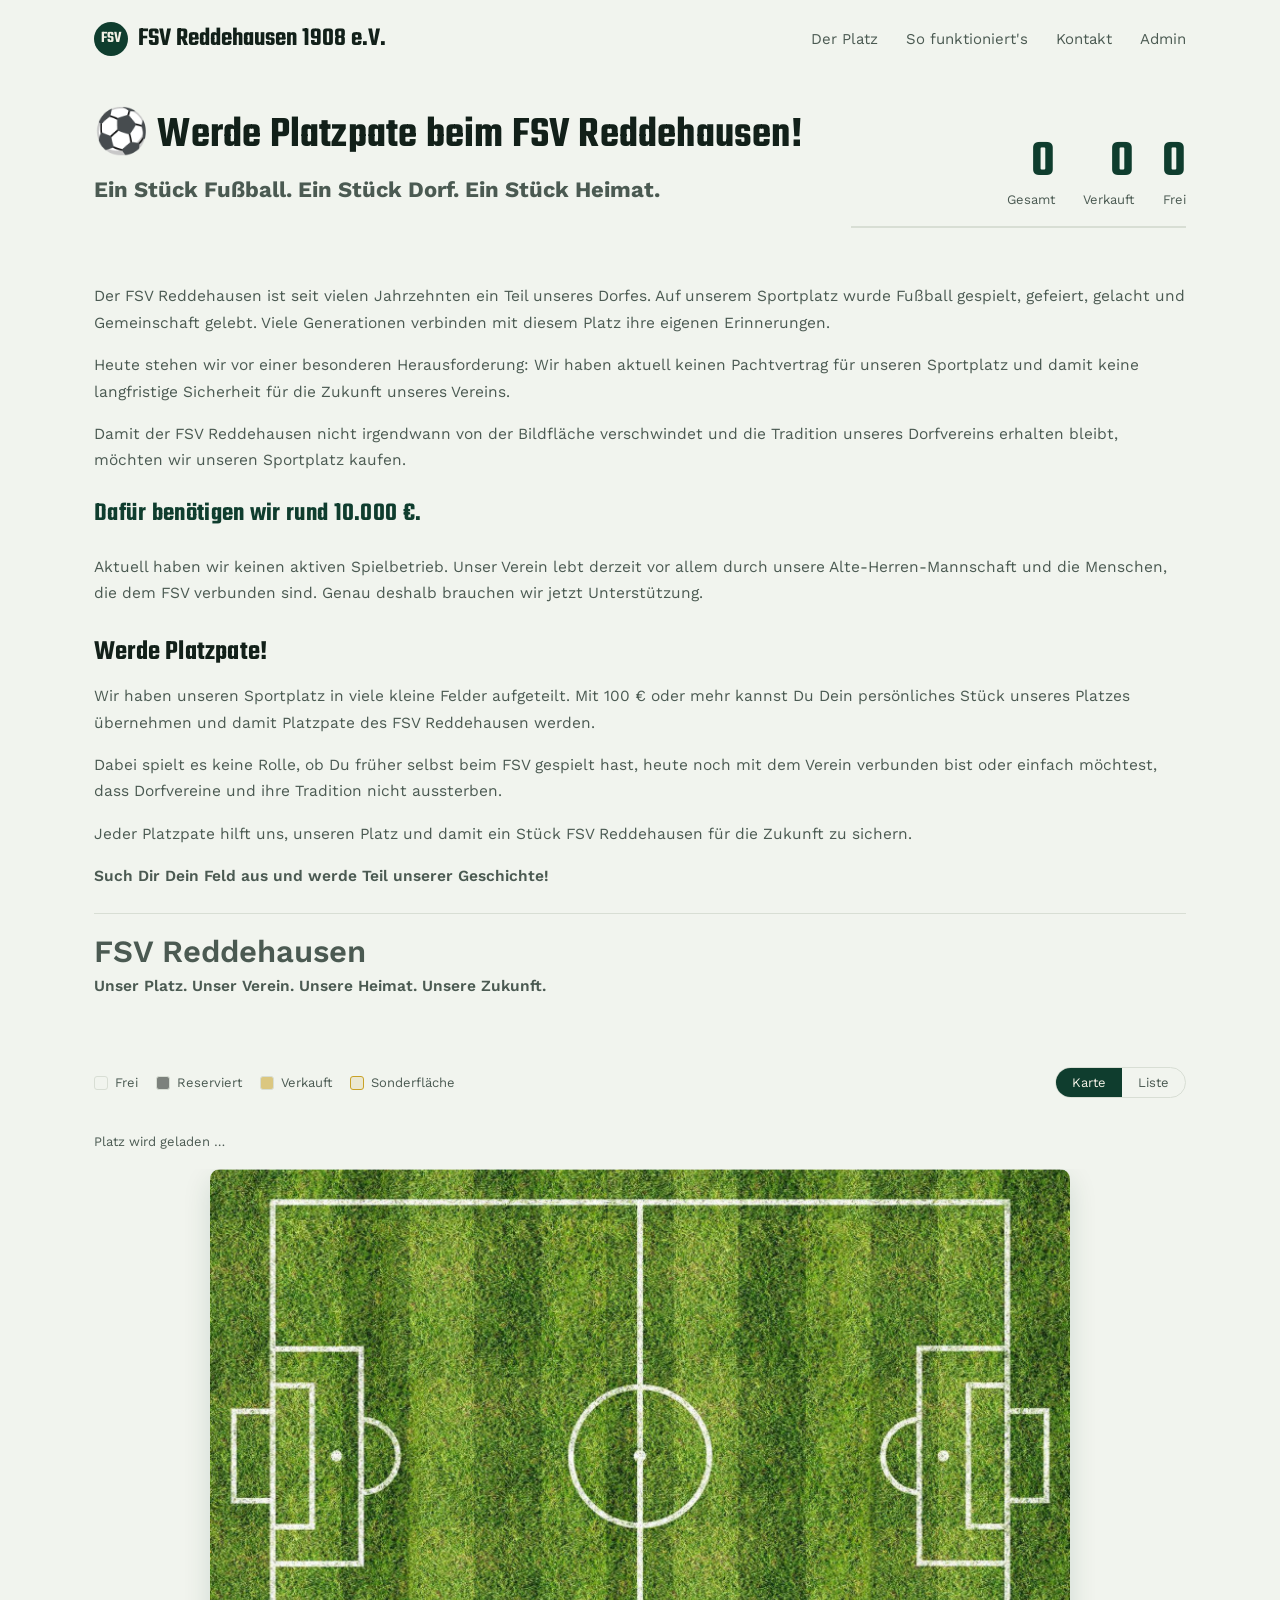
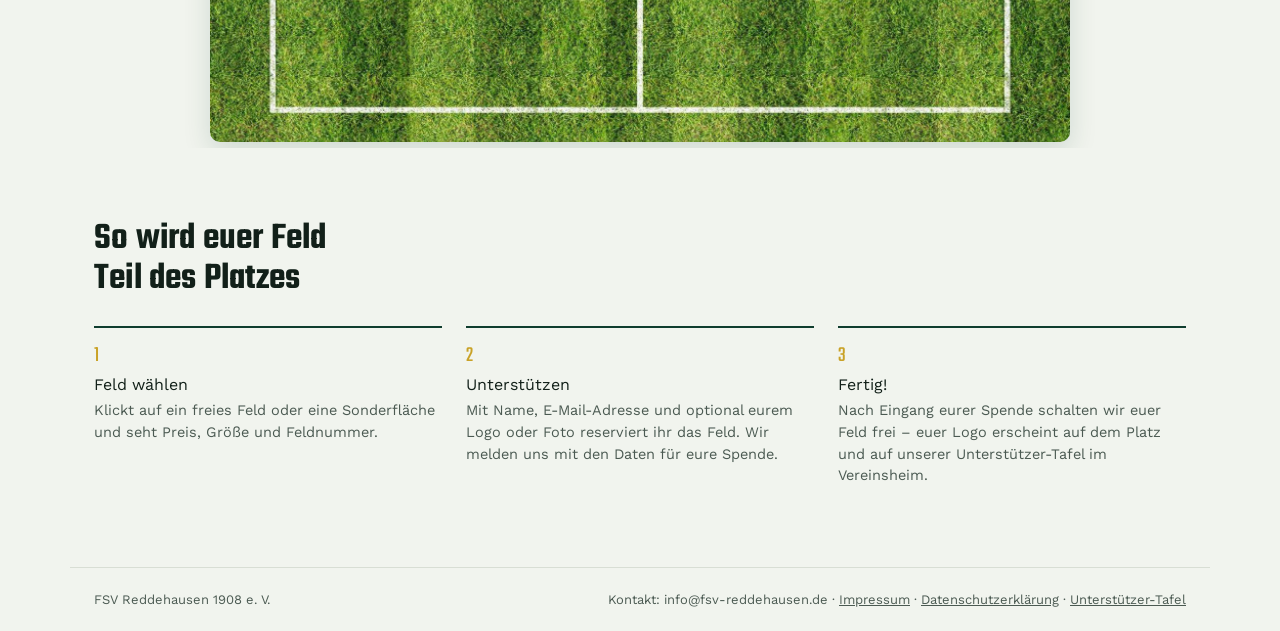
<file: index.html>
<!DOCTYPE html>
<html lang="de">
<head>
<meta charset="UTF-8">
<meta name="viewport" content="width=device-width, initial-scale=1.0">
<title>FSV Rddehausen 1908 e.V. – Unser Platz, unsere Felder</title>
<link rel="stylesheet" href="style.css">
</head>
<body>

<header class="site-header">
  <div class="brand"><span class="brand-badge">FSV</span> FSV Reddehausen 1908 e.V.</div>
  <nav>
    <a href="#platz">Der Platz</a>
    <a href="#ablauf">So funktioniert's</a>
    <a href="#kontakt">Kontakt</a>
    <a href="admin.html">Admin</a>
  </nav>
</header>

<section class="hero">
  <div>
    <h1>⚽ Werde Platzpate beim FSV Reddehausen!</h1>
    <p>Ein Stück Fußball. Ein Stück Dorf. Ein Stück Heimat.</p>
  </div>
  <div class="hero-stats" id="stats">
    <div class="stat"><span class="stat-num" data-target="0">0</span><span class="stat-label">Gesamt</span></div>
    <div class="stat"><span class="stat-num" data-target="0">0</span><span class="stat-label">Verkauft</span></div>
    <div class="stat"><span class="stat-num" data-target="0">0</span><span class="stat-label">Frei</span></div>
  </div>
</section>

<section class="story-section" id="geschichte">
  <div class="story-shell">
    <p>Der FSV Reddehausen ist seit vielen Jahrzehnten ein Teil unseres Dorfes. Auf unserem Sportplatz wurde Fußball gespielt, gefeiert, gelacht und Gemeinschaft gelebt. Viele Generationen verbinden mit diesem Platz ihre eigenen Erinnerungen.</p>
    <p>Heute stehen wir vor einer besonderen Herausforderung: Wir haben aktuell keinen Pachtvertrag für unseren Sportplatz und damit keine langfristige Sicherheit für die Zukunft unseres Vereins.</p>
    <p>Damit der FSV Reddehausen nicht irgendwann von der Bildfläche verschwindet und die Tradition unseres Dorfvereins erhalten bleibt, möchten wir unseren Sportplatz kaufen.</p>
    <p class="story-highlight">Dafür benötigen wir rund 10.000 €.</p>
    <p>Aktuell haben wir keinen aktiven Spielbetrieb. Unser Verein lebt derzeit vor allem durch unsere Alte-Herren-Mannschaft und die Menschen, die dem FSV verbunden sind. Genau deshalb brauchen wir jetzt Unterstützung.</p>

    <h2>Werde Platzpate!</h2>
    <p>Wir haben unseren Sportplatz in viele kleine Felder aufgeteilt. Mit 100 € oder mehr kannst Du Dein persönliches Stück unseres Platzes übernehmen und damit Platzpate des FSV Reddehausen werden.</p>
    <p>Dabei spielt es keine Rolle, ob Du früher selbst beim FSV gespielt hast, heute noch mit dem Verein verbunden bist oder einfach möchtest, dass Dorfvereine und ihre Tradition nicht aussterben.</p>
    <p>Jeder Platzpate hilft uns, unseren Platz und damit ein Stück FSV Reddehausen für die Zukunft zu sichern.</p>
    <p class="story-cta">Such Dir Dein Feld aus und werde Teil unserer Geschichte!</p>

    <p class="story-signoff"><span class="story-signoff-brand">FSV Reddehausen</span><br>Unser Platz. Unser Verein. Unsere Heimat. Unsere Zukunft.</p>
  </div>
</section>

<section class="pitch-section" id="platz">
  <div class="pitch-toolbar">
    <div class="legend">
      <div class="legend-item"><span class="swatch frei"></span>Frei</div>
      <div class="legend-item"><span class="swatch reserviert"></span>Reserviert</div>
      <div class="legend-item"><span class="swatch verkauft"></span>Verkauft</div>
      <div class="legend-item"><span class="swatch" style="border:1.5px solid var(--gold);background:rgba(201,162,39,.14)"></span>Sonderfläche</div>
    </div>
    <div class="view-toggle">
      <button data-view="grid" id="btnGrid" class="active">Karte</button>
      <button data-view="list" id="btnList">Liste</button>
    </div>
  </div>

  <div id="loadingMsg" class="status-msg">Platz wird geladen …</div>

  <div class="pitch-wrap" id="gridView" style="display:none;">
    <div class="pitch" id="pitch">
      <div class="field-grid" id="fieldGrid"></div>
    </div>
  </div>

  <div class="list-view" id="listView">
    <ul class="field-list" id="fieldList"></ul>
  </div>
</section>

<section class="how" id="ablauf">
  <h2>So wird euer Feld Teil des Platzes</h2>
  <ol>
    <li><span class="step-num">1</span>Feld wählen
      <p>Klickt auf ein freies Feld oder eine Sonderfläche und seht Preis, Größe und Feldnummer.</p>
    </li>
    <li><span class="step-num">2</span>Unterstützen
      <p>Mit Name, E-Mail-Adresse und optional eurem Logo oder Foto reserviert ihr das Feld. Wir melden uns mit den Daten für eure Spende.</p>
    </li>
    <li><span class="step-num">3</span>Fertig!
      <p>Nach Eingang eurer Spende schalten wir euer Feld frei – euer Logo erscheint auf dem Platz und auf unserer Unterstützer-Tafel im Vereinsheim.</p>
    </li>
  </ol>
</section>

<footer id="kontakt">
  <span>FSV Reddehausen 1908 e. V.</span>
  <span>Kontakt: info@fsv-reddehausen.de · <a class="admin-link" href="impressum.html">Impressum</a> · <a class="admin-link" href="datenschutz.html">Datenschutzerklärung</a> · <a class="admin-link" href="tafel.html">Unterstützer-Tafel</a></span>
</footer>

<div class="modal-backdrop" id="modalBackdrop">
  <div class="modal" id="modal"></div>
</div>

<script src="vendor/supabase.js"></script>
<script src="config.js"></script>
<script>
(function(){
  var sb = window.supabase.createClient(SUPABASE_URL, SUPABASE_ANON_KEY);
  var fields = [];

  var colors = ["#1C5C3F","#8C6D1F","#4A5568","#7A3B3B","#365C7D","#5C4A7A","#2F6B5E"];
  function colorFor(name){
    var sum = 0; for (var i=0;i<name.length;i++) sum += name.charCodeAt(i);
    return colors[sum % colors.length];
  }
  function initials(name){
    return (name||"?").split(" ").map(function(w){return w[0];}).join("").slice(0,2).toUpperCase();
  }

  var gridEl = document.getElementById("fieldGrid");
  var listEl = document.getElementById("fieldList");

  function buildCell(f){
    var cell = document.createElement("button");
    cell.className = "cell " + f.status + (f.special ? " special" : "");
    cell.style.gridColumn = f.col_num + " / span " + f.colspan;
    cell.style.gridRow = f.row_num + " / span " + f.rowspan;
    cell.setAttribute("aria-label", (f.special ? f.kind : "Feld") + " " + f.id + ", " + f.status);
    cell.dataset.id = f.id;
    var num = document.createElement("span");
    num.className = "cell-num";
    num.textContent = f.id;
    cell.appendChild(num);
    if (f.status === "verkauft"){
      var soldName = f.consent_veroeffentlichung ? (f.sponsor || f.pending_name || "") : "";
      var label = document.createElement("span");
      label.className = "cell-sold-label";
      label.title = soldName ? ("Verkauft an " + soldName) : "Verkauft";
      if (soldName){
        var tag = document.createElement("span");
        tag.className = "sold-tag";
        tag.textContent = "Verkauft an";
        label.appendChild(tag);
      }
      var nameSpan = document.createElement("span");
      nameSpan.className = "sold-name";
      nameSpan.textContent = soldName || "Verkauft";
      label.appendChild(nameSpan);
      cell.appendChild(label);
    }
    cell.addEventListener("click", function(){ openModal(f); });
    return cell;
  }

  function buildListItem(f){
    var li = document.createElement("li");
    li.dataset.id = f.id;
    li.innerHTML =
      '<div class="fl-left">'+
        '<span class="fl-num">'+f.id+'</span>'+
        '<span class="fl-status '+f.status+'">'+f.status.charAt(0).toUpperCase()+f.status.slice(1)+'</span>'+
        (f.special ? '<span style="font-size:12px;color:var(--ink-soft)">'+f.kind+'</span>' : '') +
      '</div>'+
      '<span class="fl-price">'+f.price+' €</span>';
    li.addEventListener("click", function(){ openModal(f); highlightCell(f.id); });
    return li;
  }

  function renderAll(){
    gridEl.innerHTML = "";
    listEl.innerHTML = "";
    fields.forEach(function(f){ gridEl.appendChild(buildCell(f)); });
    fields.slice().sort(function(a,b){ return (a.special - b.special) || (a.row_num-b.row_num) || (a.col_num-b.col_num); })
      .forEach(function(f){ listEl.appendChild(buildListItem(f)); });
    updateStats();
  }

  function highlightCell(id){
    var target = gridEl.querySelector('[data-id="'+id+'"]');
    if (!target) return;
    document.getElementById("gridView").scrollIntoView({behavior:"smooth", block:"center"});
    target.classList.remove("pulse-highlight");
    void target.offsetWidth;
    target.classList.add("pulse-highlight");
  }

  // ---- Daten laden ----
  async function loadFields(){
    var loadingMsg = document.getElementById("loadingMsg");
    var gridView = document.getElementById("gridView");
    var { data, error } = await sb.from("fields").select("*").order("row_num").order("col_num");
    if (error){
      loadingMsg.textContent = "Der Platz konnte nicht geladen werden. Bitte später erneut versuchen.";
      console.error(error);
      return;
    }
    fields = data;
    loadingMsg.style.display = "none";
    gridView.style.display = "block";
    renderAll();
  }

  // Live-Updates: wenn ein anderer Besucher oder der Admin etwas ändert, aktualisiert sich die Seite
  sb.channel("fields-changes")
    .on("postgres_changes", { event: "*", schema: "public", table: "fields" }, function(){ loadFields(); })
    .subscribe();

  // ---- View Toggle ----
  var btnGrid = document.getElementById("btnGrid");
  var btnList = document.getElementById("btnList");
  var gridViewEl = document.getElementById("gridView");
  var listViewEl = document.getElementById("listView");
  function setView(v){
    btnGrid.classList.toggle("active", v==="grid");
    btnList.classList.toggle("active", v==="list");
    gridViewEl.style.display = v==="grid" ? "block" : "none";
    listViewEl.classList.toggle("active", v==="list");
  }
  btnGrid.addEventListener("click", function(){ setView("grid"); });
  btnList.addEventListener("click", function(){ setView("list"); });
  setView(window.matchMedia("(max-width:640px)").matches ? "list" : "grid");

  // ---- Modal ----
  var backdrop = document.getElementById("modalBackdrop");
  var modal = document.getElementById("modal");

  function openModal(f){
    var body = "";
    if (f.status === "frei"){
      body =
        '<div class="modal-kicker">'+(f.special ? f.kind : "Standardfeld")+' · Feld '+f.id+'</div>'+
        '<h3>Feld unterstützen</h3>'+
        '<div class="modal-meta">'+
          '<div><span class="m-label">Spendenbetrag</span><span class="m-val">'+f.price+' €</span></div>'+
          '<div><span class="m-label">Größe</span><span class="m-val" style="font-size:16px">'+f.size+'</span></div>'+
        '</div>'+
        '<p class="desc">Frei zur Unterstützung. Nach Eingang eurer Spende stellen wir euer Logo auf dieses Feld.</p>'+
        '<input class="email-field" type="text" placeholder="Name / Firma" id="reserveName">'+
        '<input class="email-field" type="email" placeholder="eure@email.de" id="reserveEmail">'+
        '<div class="logo-upload-field">'+
          '<label for="reserveLogo">Logo oder Foto (optional, PNG/JPEG, max. 3 MB)</label>'+
          '<input type="file" accept="image/png,image/jpeg" id="reserveLogo">'+
          '<p class="logo-upload-hint" id="reserveLogoHint" style="display:none;"></p>'+
        '</div>'+
        '<label class="consent-checkbox" for="reserveConsent">'+
          '<input type="checkbox" id="reserveConsent">'+
          '<span>Ja, mein Name (bzw. das Logo meines Unternehmens) darf auf der Website und der Unterstützer-Tafel im Vereinsheim veröffentlicht werden. Widerruf jederzeit per E-Mail an info@fsv-reddehausen.de möglich.</span>'+
        '</label>'+
        '<p class="modal-note">Ohne Haken bleibt eure Spende anonym: Euer Feld wird dann nur als „Verkauft" ohne Namen oder Logo angezeigt, intern bleibt eure Spende natürlich trotzdem zugeordnet.</p>'+
        '<button class="btn-primary" id="reserveBtn">Feld reservieren</button>'+
        '<p class="modal-error" id="reserveError" style="display:none;"></p>'+
        '<p class="modal-note">Ihr erhaltet die Kontodaten für eure Spende per E-Mail. Freigabe erfolgt manuell nach Zahlungseingang.</p>';
    } else if (f.status === "reserviert"){
      body =
        '<div class="modal-kicker">Feld '+f.id+'</div>'+
        '<h3>Bereits reserviert</h3>'+
        '<p class="desc">Dieses Feld wird gerade für einen Spender vorbereitet. Schaut gern bald wieder vorbei – oder wählt eines der freien Felder.</p>';
    } else {
      var publicName = f.consent_veroeffentlichung ? f.sponsor : null;
      body =
        '<div class="modal-kicker">Feld '+f.id+'</div>'+
        '<h3>'+(publicName || "Vielen Dank!")+'</h3>'+
        '<p class="desc">Dieses Feld wird bereits unterstützt. Vielen Dank für die Unterstützung!</p>';
    }
    modal.innerHTML = '<button class="modal-close" id="modalClose" aria-label="Schließen">×</button>' + body;
    backdrop.classList.add("open");
    document.getElementById("modalClose").addEventListener("click", closeModal);
    var rb = document.getElementById("reserveBtn");
    if (rb){
      rb.addEventListener("click", async function(){
        var nameEl = document.getElementById("reserveName");
        var emailEl = document.getElementById("reserveEmail");
        var logoEl = document.getElementById("reserveLogo");
        var logoHintEl = document.getElementById("reserveLogoHint");
        var consentEl = document.getElementById("reserveConsent");
        var errEl = document.getElementById("reserveError");
        var valid = true;
        if (!nameEl.value.trim()){ nameEl.classList.add("input-error"); valid = false; } else nameEl.classList.remove("input-error");
        if (!emailEl.value.trim()){ emailEl.classList.add("input-error"); valid = false; } else emailEl.classList.remove("input-error");

        var logoFile = logoEl.files[0] || null;
        logoHintEl.style.display = "none";
        if (logoFile){
          var allowedTypes = ["image/png","image/jpeg"];
          if (allowedTypes.indexOf(logoFile.type) === -1){
            logoHintEl.textContent = "Nur PNG oder JPEG werden unterstützt.";
            logoHintEl.classList.add("error");
            logoHintEl.style.display = "block";
            valid = false;
          } else if (logoFile.size > 3 * 1024 * 1024){
            logoHintEl.textContent = "Datei zu groß (max. 3 MB).";
            logoHintEl.classList.add("error");
            logoHintEl.style.display = "block";
            valid = false;
          }
        }

        errEl.style.display = "none";
        if (!valid) return;

        rb.disabled = true;
        rb.textContent = "Wird reserviert …";
        var { error } = await sb.rpc("reserve_field", {
          p_id: f.id,
          p_name: nameEl.value.trim(),
          p_email: emailEl.value.trim(),
          p_consent: consentEl.checked
        });
        if (error){
          errEl.textContent = "Dieses Feld wurde gerade eben von jemand anderem reserviert. Bitte wählt ein anderes Feld.";
          errEl.style.display = "block";
          rb.disabled = false;
          rb.textContent = "Reservieren";
          return;
        }

        // Reservierung ist bereits in der Datenbank gespeichert (siehe oben).
        // Logo-Upload und Benachrichtigung sind beide "nice to have" -- schlagen sie fehl,
        // bleibt die Reservierung trotzdem gültig, es wird nur eine Warnung geloggt.
        if (logoFile){
          try {
            rb.textContent = "Logo wird hochgeladen …";
            var base64 = await new Promise(function(resolve, reject){
              var reader = new FileReader();
              reader.onload = function(){ resolve(reader.result.split(",")[1]); };
              reader.onerror = reject;
              reader.readAsDataURL(logoFile);
            });
            await sb.functions.invoke("upload-logo", {
              body: {
                field_id: f.id,
                email: emailEl.value.trim(),
                content_type: logoFile.type,
                file_base64: base64
              }
            });
          } catch (logoErr){
            console.error("Logo konnte nicht hochgeladen werden:", logoErr);
          }
        }

        try {
          await sb.functions.invoke("notify-reservation", {
            body: {
              field_id: f.id,
              field_kind: f.special ? f.kind : "Standardfeld",
              price: f.price,
              name: nameEl.value.trim(),
              email: emailEl.value.trim()
            }
          });
        } catch (notifyErr){
          console.error("Benachrichtigung konnte nicht gesendet werden:", notifyErr);
        }

        closeModal();
        loadFields();
      });
    }
  }
  function closeModal(){ backdrop.classList.remove("open"); }
  backdrop.addEventListener("click", function(e){ if (e.target === backdrop) closeModal(); });

  // ---- Statistik ----
  function updateStats(){
    var total = fields.length;
    var sold = fields.filter(function(f){ return f.status==="verkauft"; }).length;
    var reserved = fields.filter(function(f){ return f.status==="reserviert"; }).length;
    var free = total - sold - reserved;
    var nums = document.querySelectorAll(".stat-num");
    nums[0].dataset.target = total;
    nums[1].dataset.target = sold;
    nums[2].dataset.target = free;
    animateCounters();
  }
  function animateCounters(){
    document.querySelectorAll(".stat-num").forEach(function(el){
      var target = parseInt(el.dataset.target,10) || 0;
      var t0 = performance.now();
      var dur = 700;
      function step(t){
        var p = Math.min(1,(t-t0)/dur);
        el.textContent = Math.round(target*p);
        if (p<1) requestAnimationFrame(step);
      }
      requestAnimationFrame(step);
    });
  }

  loadFields();
})();
</script>
</body>
</html>
</file>
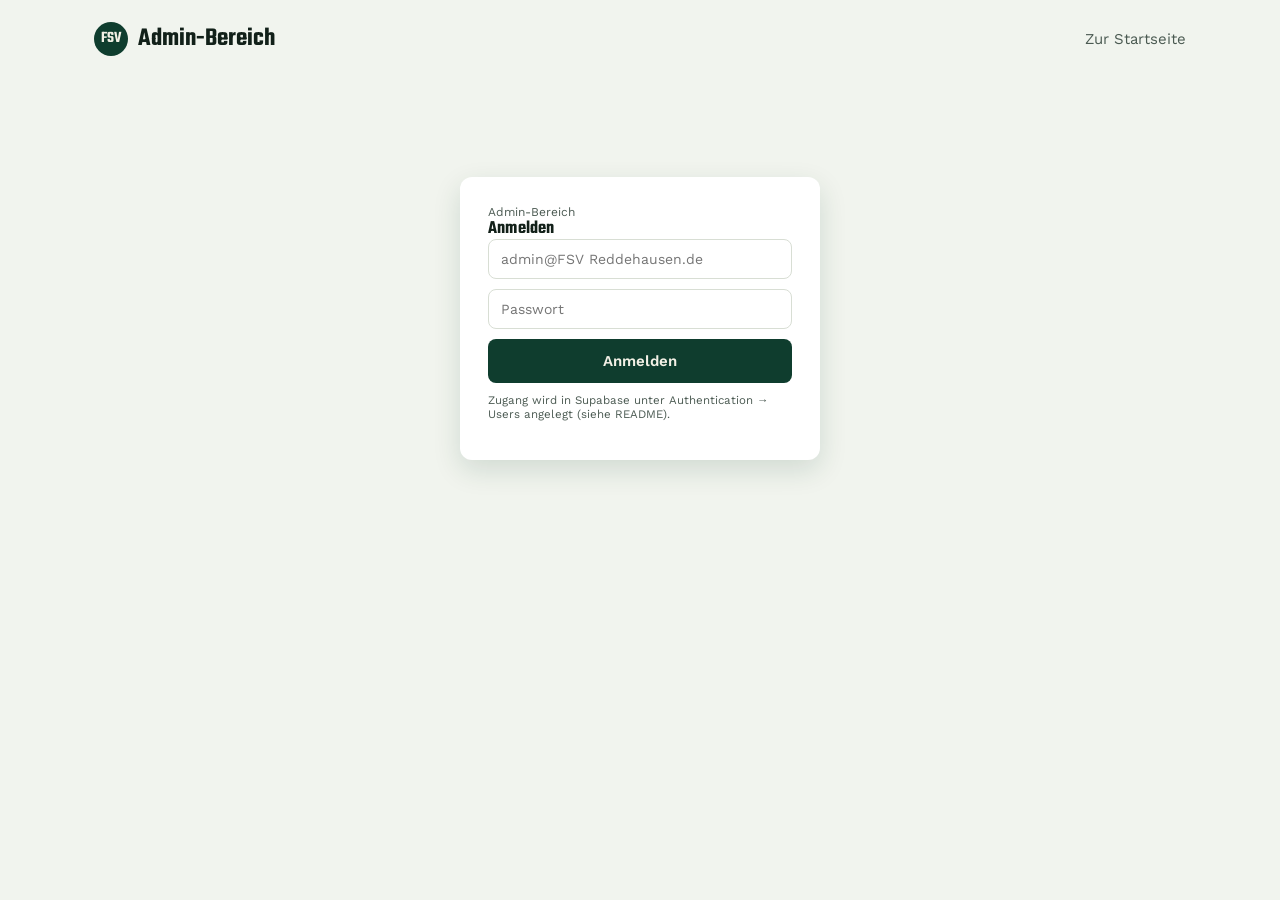
<file: admin.html>
<!DOCTYPE html>
<html lang="de">
<head>
<meta charset="UTF-8">
<meta name="viewport" content="width=device-width, initial-scale=1.0">
<title>Admin – FSV Reddehausen 1908 e.V. - Platz-Spende</title>
<link rel="stylesheet" href="style.css">
</head>
<body>

<header class="site-header">
  <div class="brand"><span class="brand-badge">FSV</span> Admin-Bereich</div>
  <nav><a href="index.html">Zur Startseite</a></nav>
</header>

<div class="admin-shell">

  <div class="admin-login-box" id="loginBox">
    <div class="modal-kicker">Admin-Bereich</div>
    <h3>Anmelden</h3>
    <input class="email-field" type="email" placeholder="admin@FSV Reddehausen.de" id="loginEmail">
    <input class="email-field" type="password" placeholder="Passwort" id="loginPassword">
    <button class="btn-primary" id="loginBtn">Anmelden</button>
    <p class="modal-error" id="loginError" style="display:none;"></p>
    <p class="modal-note">Zugang wird in Supabase unter Authentication → Users angelegt (siehe README).</p>
  </div>

  <div id="panel" style="display:none;">
    <div class="admin-panel-head">
      <h3>Felder verwalten</h3>
      <button class="btn-secondary" id="logoutBtn">Abmelden</button>
    </div>
    <p class="admin-hint">Status ändern, Felder manuell reservieren, bei Nichtzahlung zurücksetzen, Logos hochladen. Änderungen sind sofort auf der Startseite sichtbar.</p>
    <div class="admin-table-wrap">
      <table class="admin-table">
        <thead><tr><th>Feld</th><th>Art</th><th>Status</th><th>Sponsor</th><th>Kontakt</th><th>Einwilligung</th><th>Logo</th><th>Spendenbetrag</th><th>Zahlungs-Mail</th><th></th></tr></thead>
        <tbody id="tableBody"></tbody>
      </table>
    </div>
  </div>

</div>

<script src="vendor/supabase.js"></script>
<script src="config.js"></script>
<script>
(function(){
  var sb = window.supabase.createClient(SUPABASE_URL, SUPABASE_ANON_KEY);
  var fields = [];

  var loginBox = document.getElementById("loginBox");
  var panel = document.getElementById("panel");
  var tableBody = document.getElementById("tableBody");

  async function checkSession(){
    var { data } = await sb.auth.getSession();
    if (data.session){
      showPanel();
    }
  }

  document.getElementById("loginBtn").addEventListener("click", async function(){
    var email = document.getElementById("loginEmail").value.trim();
    var password = document.getElementById("loginPassword").value;
    var errEl = document.getElementById("loginError");
    var { error } = await sb.auth.signInWithPassword({ email: email, password: password });
    if (error){
      errEl.textContent = "Anmeldung fehlgeschlagen: " + error.message;
      errEl.style.display = "block";
      return;
    }
    errEl.style.display = "none";
    showPanel();
  });

  document.getElementById("logoutBtn").addEventListener("click", async function(){
    await sb.auth.signOut();
    panel.style.display = "none";
    loginBox.style.display = "block";
  });

  function showPanel(){
    loginBox.style.display = "none";
    panel.style.display = "block";
    loadFields();
  }

  async function loadFields(){
    var { data, error } = await sb.from("fields").select("*").order("row_num").order("col_num");
    if (error){ console.error(error); return; }
    fields = data;
    renderTable();
  }

  function renderTable(){
    tableBody.innerHTML = "";
    fields.forEach(function(f){
      var tr = document.createElement("tr");
      tr.dataset.id = f.id;
      var statusOptions = ["frei","reserviert","verkauft"].map(function(s){
        return '<option value="'+s+'"'+(f.status===s?' selected':'')+'>'+s.charAt(0).toUpperCase()+s.slice(1)+'</option>';
      }).join('');
      tr.innerHTML =
        '<td>'+f.id+'</td>'+
        '<td>'+f.kind+'</td>'+
        '<td><select class="f-status">'+statusOptions+'</select></td>'+
        '<td><input type="text" class="f-sponsor" value="'+(f.sponsor||'')+'" placeholder="Sponsor-Name"></td>'+
        '<td style="font-size:11px;color:var(--ink-soft)">'+(f.pending_email ? f.pending_email : '–')+'</td>'+
        '<td style="font-size:11px;color:var(--ink-soft)">'+
          (f.consent_veroeffentlichung
            ? '✓ '+new Date(f.consent_timestamp).toLocaleString('de-DE')
            : '–')+
        '</td>'+
        '<td><input type="file" accept="image/png,image/jpeg" class="f-logo">'+
          (f.logo_url ? '<img class="admin-logo-preview" src="'+f.logo_url+'">' : '')+
        '</td>'+
        '<td>'+f.price+' €</td>'+
        '<td style="font-size:11px;color:var(--ink-soft)">'+
          (f.sponsor_mail_sent
            ? '✓ '+new Date(f.sponsor_mail_sent_at).toLocaleString('de-DE')
            : '–')+
        '</td>'+
        '<td class="admin-row-actions"><button class="btn-mini" data-action="save">Speichern</button><button class="btn-mini secondary" data-action="reset">Zurücksetzen</button>'+
          (f.status === "reserviert" && f.pending_email ? '<button class="btn-mini" data-action="send-sponsor-mail">'+(f.sponsor_mail_sent ? 'Erneut senden' : 'Spender-Mail senden')+'</button>' : '')+
        '</td>';
      tableBody.appendChild(tr);
    });
  }

  tableBody.addEventListener("click", async function(e){
    var btn = e.target.closest("button");
    if (!btn) return;
    var tr = e.target.closest("tr");
    var id = tr.dataset.id;

    if (btn.dataset.action === "reset"){
      btn.disabled = true;
      var { error } = await sb.from("fields").update({
        status: "frei", sponsor: null, logo_url: null, pending_name: null, pending_email: null,
        sponsor_mail_sent: false, sponsor_mail_sent_at: null
      }).eq("id", id);
      if (error) alert("Fehler beim Zurücksetzen: " + error.message);
      await loadFields();
      return;
    }

    if (btn.dataset.action === "save"){
      btn.disabled = true;
      btn.textContent = "Speichert …";
      var statusVal = tr.querySelector(".f-status").value;
      var sponsorVal = tr.querySelector(".f-sponsor").value.trim();
      var fileInput = tr.querySelector(".f-logo");
      var file = fileInput.files[0];
      var logoUrl = null;

      if (file){
        var path = id + "-" + Date.now() + "." + file.name.split(".").pop();
        var { error: uploadError } = await sb.storage.from("logos").upload(path, file, { upsert: true });
        if (uploadError){
          alert("Logo-Upload fehlgeschlagen: " + uploadError.message);
        } else {
          var { data: urlData } = sb.storage.from("logos").getPublicUrl(path);
          logoUrl = urlData.publicUrl;
        }
      }

      var updatePayload = { status: statusVal };
      if (sponsorVal) updatePayload.sponsor = sponsorVal;
      if (logoUrl) updatePayload.logo_url = logoUrl;

      var { error } = await sb.from("fields").update(updatePayload).eq("id", id);
      if (error) alert("Fehler beim Speichern: " + error.message);
      await loadFields();
      return;
    }

    if (btn.dataset.action === "send-sponsor-mail"){
      var field = fields.find(function(f){ return String(f.id) === String(id); });
      if (!field || !field.pending_email){
        alert("Keine E-Mail-Adresse für dieses Feld hinterlegt.");
        return;
      }
      btn.disabled = true;
      btn.textContent = "Sende …";
      try {
        var { error: sendError } = await sb.functions.invoke("notify-sponsor", {
          body: {
            field_id: field.id,
            name: field.pending_name || field.sponsor || "",
            email: field.pending_email,
            price: field.price
          }
        });
        if (sendError) throw sendError;
        var { error: markError } = await sb.from("fields").update({
          sponsor_mail_sent: true,
          sponsor_mail_sent_at: new Date().toISOString()
        }).eq("id", id);
        if (markError) console.error("Konnte Mail-Status nicht speichern:", markError);
        await loadFields();
      } catch (err){
        btn.disabled = false;
        btn.textContent = "Spender-Mail senden";
        alert("Fehler beim Senden: " + (err && err.message ? err.message : err));
      }
    }
  });

  checkSession();
})();
</script>
</body>
</html>
</file>
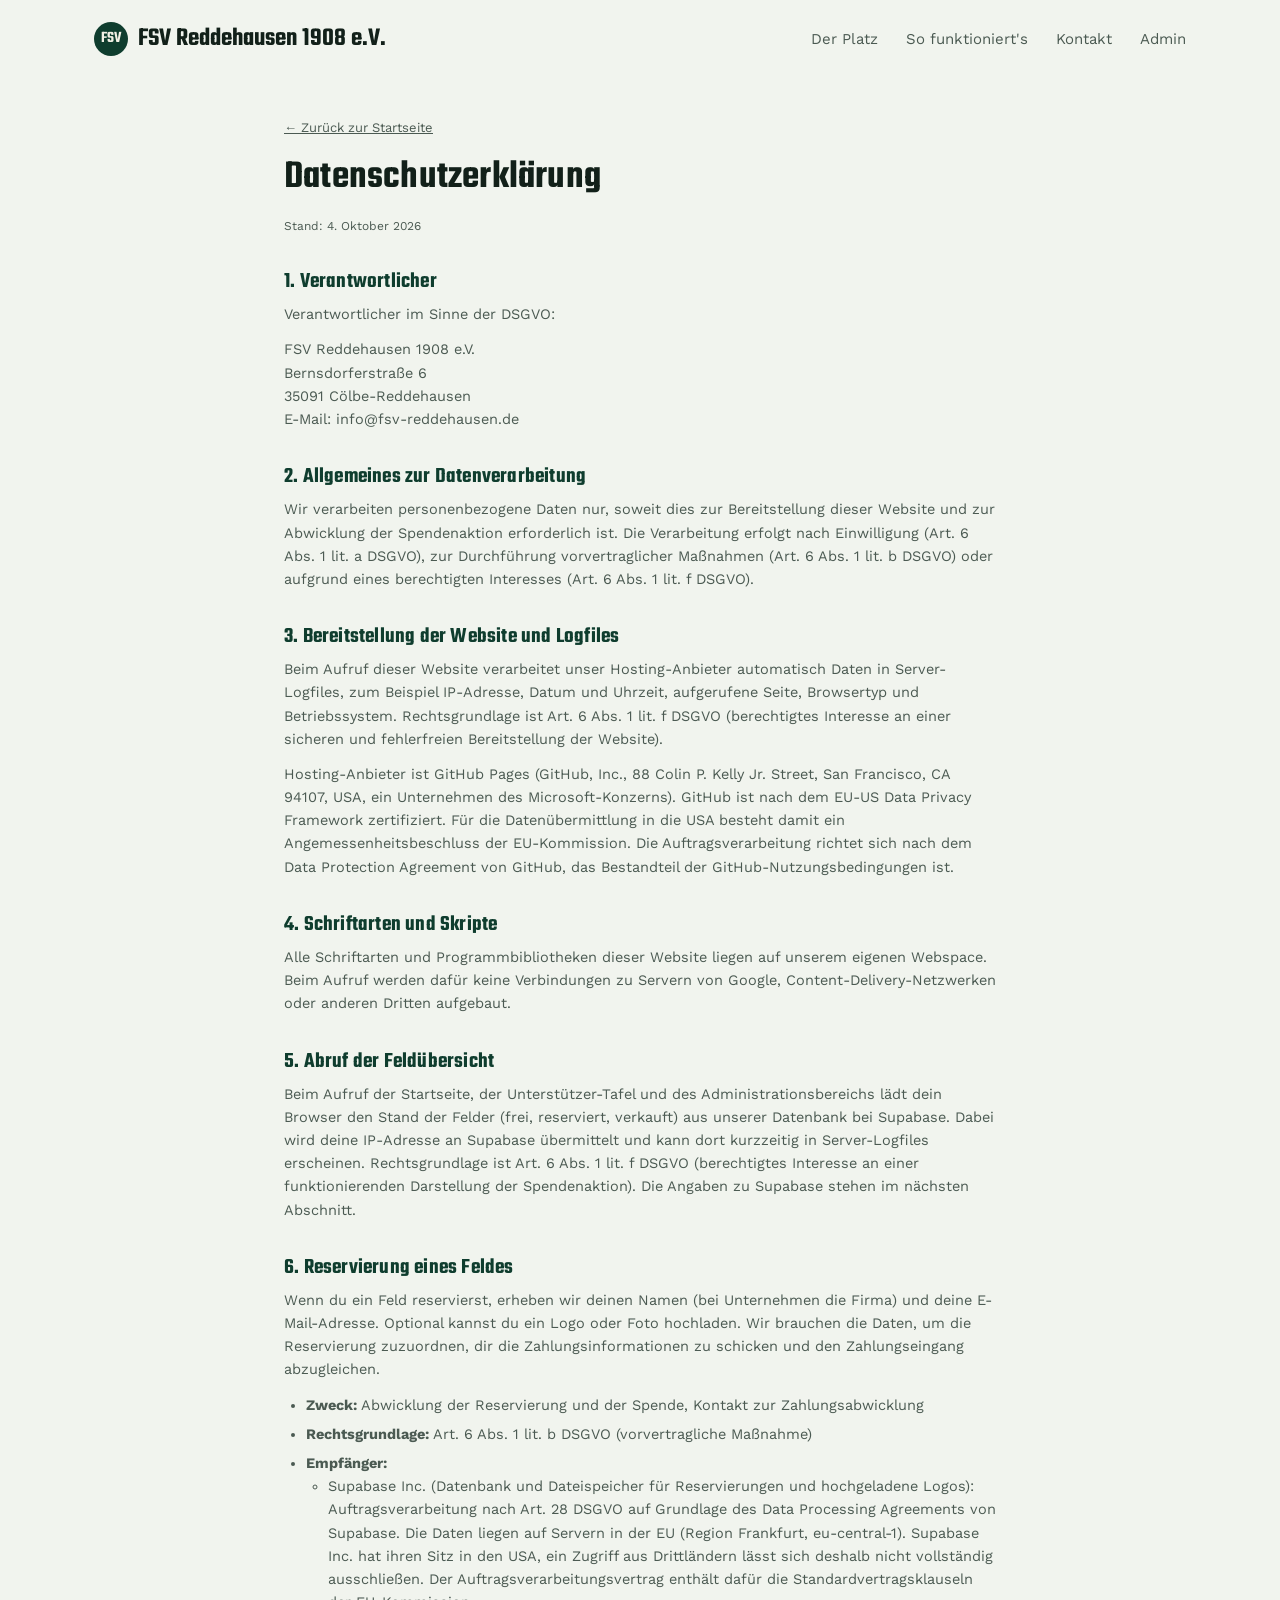
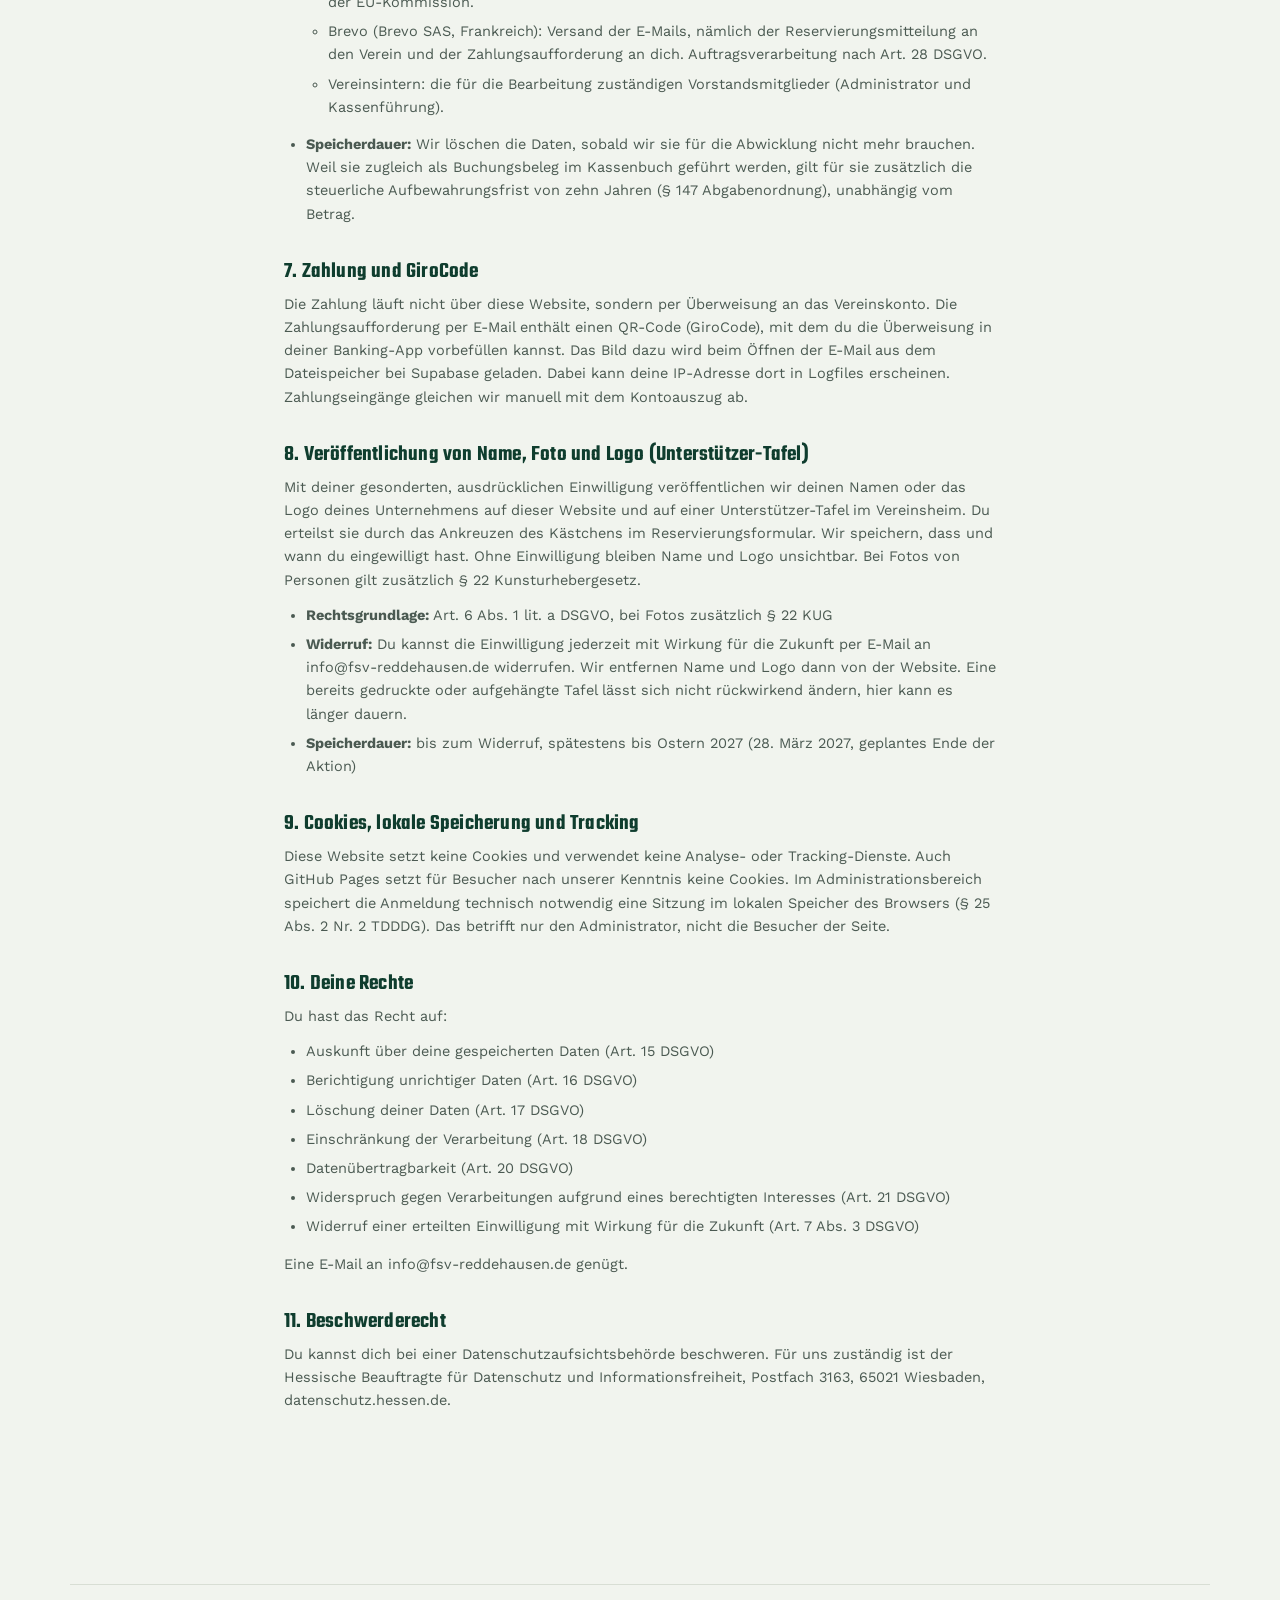
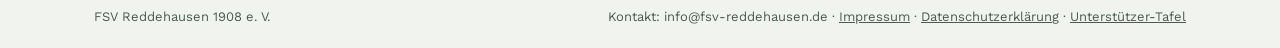
<file: datenschutz.html>
<!DOCTYPE html>
<html lang="de">
<head>
<meta charset="UTF-8">
<meta name="viewport" content="width=device-width, initial-scale=1.0">
<title>Datenschutzerklärung – FSV Reddehausen 1908 e.V. - Platz-Spende</title>
<link rel="stylesheet" href="style.css">
</head>
<body>

<header class="site-header">
  <div class="brand"><span class="brand-badge">FSV</span> FSV Reddehausen 1908 e.V.</div>
  <nav>
    <a href="index.html#platz">Der Platz</a>
    <a href="index.html#ablauf">So funktioniert's</a>
    <a href="index.html#kontakt">Kontakt</a>
    <a href="admin.html">Admin</a>
  </nav>
</header>

<div class="legal-shell">
  <a class="back-link" href="index.html">← Zurück zur Startseite</a>
  <h1>Datenschutzerklärung</h1>
  <p class="legal-updated">Stand: 4. Oktober 2026</p>

  <h2>1. Verantwortlicher</h2>
<p>Verantwortlicher im Sinne der DSGVO:</p>
<p>FSV Reddehausen 1908 e.V.<br>
Bernsdorferstraße 6<br>
35091 Cölbe-Reddehausen<br>
E-Mail: info@fsv-reddehausen.de</p>

<h2>2. Allgemeines zur Datenverarbeitung</h2>
<p>Wir verarbeiten personenbezogene Daten nur, soweit dies zur Bereitstellung dieser Website und zur Abwicklung der Spendenaktion erforderlich ist. Die Verarbeitung erfolgt nach Einwilligung (Art. 6 Abs. 1 lit. a DSGVO), zur Durchführung vorvertraglicher Maßnahmen (Art. 6 Abs. 1 lit. b DSGVO) oder aufgrund eines berechtigten Interesses (Art. 6 Abs. 1 lit. f DSGVO).</p>

<h2>3. Bereitstellung der Website und Logfiles</h2>
<p>Beim Aufruf dieser Website verarbeitet unser Hosting-Anbieter automatisch Daten in Server-Logfiles, zum Beispiel IP-Adresse, Datum und Uhrzeit, aufgerufene Seite, Browsertyp und Betriebssystem. Rechtsgrundlage ist Art. 6 Abs. 1 lit. f DSGVO (berechtigtes Interesse an einer sicheren und fehlerfreien Bereitstellung der Website).</p>
<p>Hosting-Anbieter ist GitHub Pages (GitHub, Inc., 88 Colin P. Kelly Jr. Street, San Francisco, CA 94107, USA, ein Unternehmen des Microsoft-Konzerns). GitHub ist nach dem EU-US Data Privacy Framework zertifiziert. Für die Datenübermittlung in die USA besteht damit ein Angemessenheitsbeschluss der EU-Kommission. Die Auftragsverarbeitung richtet sich nach dem Data Protection Agreement von GitHub, das Bestandteil der GitHub-Nutzungsbedingungen ist.</p>

<h2>4. Schriftarten und Skripte</h2>
<p>Alle Schriftarten und Programmbibliotheken dieser Website liegen auf unserem eigenen Webspace. Beim Aufruf werden dafür keine Verbindungen zu Servern von Google, Content-Delivery-Netzwerken oder anderen Dritten aufgebaut.</p>

<h2>5. Abruf der Feldübersicht</h2>
<p>Beim Aufruf der Startseite, der Unterstützer-Tafel und des Administrationsbereichs lädt dein Browser den Stand der Felder (frei, reserviert, verkauft) aus unserer Datenbank bei Supabase. Dabei wird deine IP-Adresse an Supabase übermittelt und kann dort kurzzeitig in Server-Logfiles erscheinen. Rechtsgrundlage ist Art. 6 Abs. 1 lit. f DSGVO (berechtigtes Interesse an einer funktionierenden Darstellung der Spendenaktion). Die Angaben zu Supabase stehen im nächsten Abschnitt.</p>

<h2>6. Reservierung eines Feldes</h2>
<p>Wenn du ein Feld reservierst, erheben wir deinen Namen (bei Unternehmen die Firma) und deine E-Mail-Adresse. Optional kannst du ein Logo oder Foto hochladen. Wir brauchen die Daten, um die Reservierung zuzuordnen, dir die Zahlungsinformationen zu schicken und den Zahlungseingang abzugleichen.</p>
<ul>
<li><strong>Zweck:</strong> Abwicklung der Reservierung und der Spende, Kontakt zur Zahlungsabwicklung</li>
<li><strong>Rechtsgrundlage:</strong> Art. 6 Abs. 1 lit. b DSGVO (vorvertragliche Maßnahme)</li>
<li><strong>Empfänger:</strong>
<ul>
<li>Supabase Inc. (Datenbank und Dateispeicher für Reservierungen und hochgeladene Logos): Auftragsverarbeitung nach Art. 28 DSGVO auf Grundlage des Data Processing Agreements von Supabase. Die Daten liegen auf Servern in der EU (Region Frankfurt, eu-central-1). Supabase Inc. hat ihren Sitz in den USA, ein Zugriff aus Drittländern lässt sich deshalb nicht vollständig ausschließen. Der Auftragsverarbeitungsvertrag enthält dafür die Standardvertragsklauseln der EU-Kommission.</li>
<li>Brevo (Brevo SAS, Frankreich): Versand der E-Mails, nämlich der Reservierungsmitteilung an den Verein und der Zahlungsaufforderung an dich. Auftragsverarbeitung nach Art. 28 DSGVO.</li>
<li>Vereinsintern: die für die Bearbeitung zuständigen Vorstandsmitglieder (Administrator und Kassenführung).</li>
</ul>
</li>
<li><strong>Speicherdauer:</strong> Wir löschen die Daten, sobald wir sie für die Abwicklung nicht mehr brauchen. Weil sie zugleich als Buchungsbeleg im Kassenbuch geführt werden, gilt für sie zusätzlich die steuerliche Aufbewahrungsfrist von zehn Jahren (§ 147 Abgabenordnung), unabhängig vom Betrag.</li>
</ul>

<h2>7. Zahlung und GiroCode</h2>
<p>Die Zahlung läuft nicht über diese Website, sondern per Überweisung an das Vereinskonto. Die Zahlungsaufforderung per E-Mail enthält einen QR-Code (GiroCode), mit dem du die Überweisung in deiner Banking-App vorbefüllen kannst. Das Bild dazu wird beim Öffnen der E-Mail aus dem Dateispeicher bei Supabase geladen. Dabei kann deine IP-Adresse dort in Logfiles erscheinen. Zahlungseingänge gleichen wir manuell mit dem Kontoauszug ab.</p>

<h2>8. Veröffentlichung von Name, Foto und Logo (Unterstützer-Tafel)</h2>
<p>Mit deiner gesonderten, ausdrücklichen Einwilligung veröffentlichen wir deinen Namen oder das Logo deines Unternehmens auf dieser Website und auf einer Unterstützer-Tafel im Vereinsheim. Du erteilst sie durch das Ankreuzen des Kästchens im Reservierungsformular. Wir speichern, dass und wann du eingewilligt hast. Ohne Einwilligung bleiben Name und Logo unsichtbar. Bei Fotos von Personen gilt zusätzlich § 22 Kunsturhebergesetz.</p>
<ul>
<li><strong>Rechtsgrundlage:</strong> Art. 6 Abs. 1 lit. a DSGVO, bei Fotos zusätzlich § 22 KUG</li>
<li><strong>Widerruf:</strong> Du kannst die Einwilligung jederzeit mit Wirkung für die Zukunft per E-Mail an info@fsv-reddehausen.de widerrufen. Wir entfernen Name und Logo dann von der Website. Eine bereits gedruckte oder aufgehängte Tafel lässt sich nicht rückwirkend ändern, hier kann es länger dauern.</li>
<li><strong>Speicherdauer:</strong> bis zum Widerruf, spätestens bis Ostern 2027 (28. März 2027, geplantes Ende der Aktion)</li>
</ul>

<h2>9. Cookies, lokale Speicherung und Tracking</h2>
<p>Diese Website setzt keine Cookies und verwendet keine Analyse- oder Tracking-Dienste. Auch GitHub Pages setzt für Besucher nach unserer Kenntnis keine Cookies. Im Administrationsbereich speichert die Anmeldung technisch notwendig eine Sitzung im lokalen Speicher des Browsers (§ 25 Abs. 2 Nr. 2 TDDDG). Das betrifft nur den Administrator, nicht die Besucher der Seite.</p>

<h2>10. Deine Rechte</h2>
<p>Du hast das Recht auf:</p>
<ul>
<li>Auskunft über deine gespeicherten Daten (Art. 15 DSGVO)</li>
<li>Berichtigung unrichtiger Daten (Art. 16 DSGVO)</li>
<li>Löschung deiner Daten (Art. 17 DSGVO)</li>
<li>Einschränkung der Verarbeitung (Art. 18 DSGVO)</li>
<li>Datenübertragbarkeit (Art. 20 DSGVO)</li>
<li>Widerspruch gegen Verarbeitungen aufgrund eines berechtigten Interesses (Art. 21 DSGVO)</li>
<li>Widerruf einer erteilten Einwilligung mit Wirkung für die Zukunft (Art. 7 Abs. 3 DSGVO)</li>
</ul>
<p>Eine E-Mail an info@fsv-reddehausen.de genügt.</p>

<h2>11. Beschwerderecht</h2>
<p>Du kannst dich bei einer Datenschutzaufsichtsbehörde beschweren. Für uns zuständig ist der Hessische Beauftragte für Datenschutz und Informationsfreiheit, Postfach 3163, 65021 Wiesbaden, datenschutz.hessen.de.</p>
</div>

<footer id="kontakt">
  <span>FSV Reddehausen 1908 e. V.</span>
  <span>Kontakt: info@fsv-reddehausen.de · <a class="admin-link" href="impressum.html">Impressum</a> · <a class="admin-link" href="datenschutz.html">Datenschutzerklärung</a> · <a class="admin-link" href="tafel.html">Unterstützer-Tafel</a></span>
</footer>

</body>
</html>
</file>
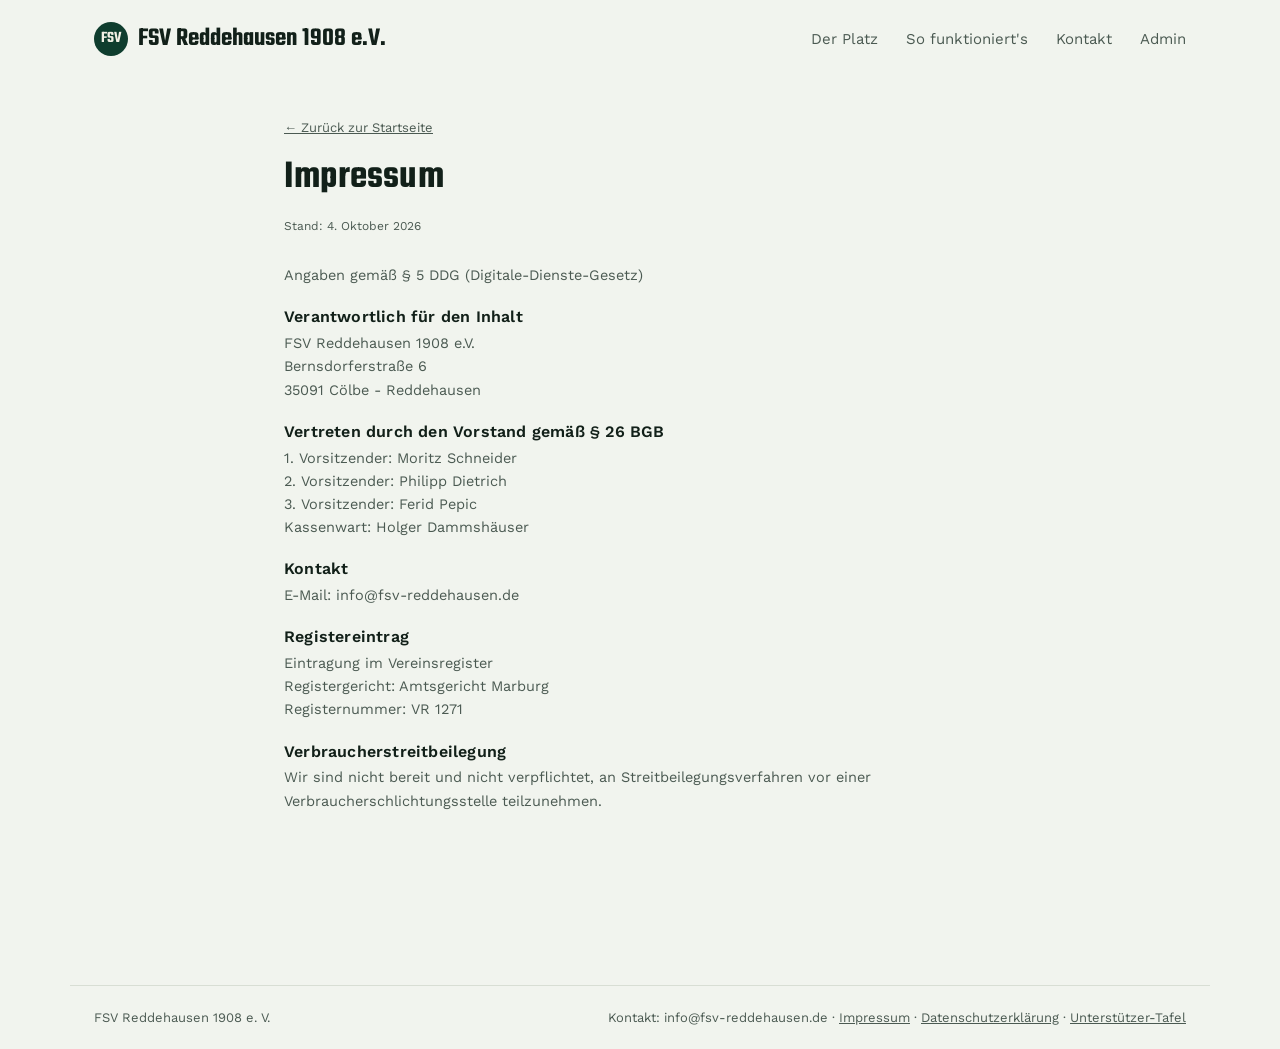
<file: impressum.html>
<!DOCTYPE html>
<html lang="de">
<head>
<meta charset="UTF-8">
<meta name="viewport" content="width=device-width, initial-scale=1.0">
<title>Impressum – FSV Reddehausen 1908 e.V. - Platz-Spende</title>
<link rel="stylesheet" href="style.css">
</head>
<body>

<header class="site-header">
  <div class="brand"><span class="brand-badge">FSV</span> FSV Reddehausen 1908 e.V.</div>
  <nav>
    <a href="index.html#platz">Der Platz</a>
    <a href="index.html#ablauf">So funktioniert's</a>
    <a href="index.html#kontakt">Kontakt</a>
    <a href="admin.html">Admin</a>
  </nav>
</header>

<div class="legal-shell">
  <a class="back-link" href="index.html">← Zurück zur Startseite</a>
  <h1>Impressum</h1>
  <p class="legal-updated">Stand: 4. Oktober 2026</p>

  <p>Angaben gemäß § 5 DDG (Digitale-Dienste-Gesetz)</p>

  <h3>Verantwortlich für den Inhalt</h3>
  <p>FSV Reddehausen 1908 e.V.<br>
  Bernsdorferstraße 6<br>
  35091 Cölbe - Reddehausen<br>

  <h3>Vertreten durch den Vorstand gemäß § 26 BGB</h3>
  <p>
    1. Vorsitzender: Moritz Schneider<br>
    2. Vorsitzender: Philipp Dietrich<br>
    3. Vorsitzender: Ferid Pepic<br>
    Kassenwart: Holger Dammshäuser
  </p>

  <h3>Kontakt</h3>
    <p>E-Mail: info@fsv-reddehausen.de</p>

  <h3>Registereintrag</h3>
  <p>Eintragung im Vereinsregister<br>
  Registergericht: Amtsgericht Marburg<br>
  Registernummer: VR 1271</p>

  <h3>Verbraucherstreitbeilegung</h3>
<p>Wir sind nicht bereit und nicht verpflichtet, an Streitbeilegungsverfahren vor einer Verbraucherschlichtungsstelle teilzunehmen.</p>
</div>

<footer id="kontakt">
  <span>FSV Reddehausen 1908 e. V.</span>
  <span>Kontakt: info@fsv-reddehausen.de · <a class="admin-link" href="impressum.html">Impressum</a> · <a class="admin-link" href="datenschutz.html">Datenschutzerklärung</a> · <a class="admin-link" href="tafel.html">Unterstützer-Tafel</a></span>
</footer>

</body>
</html>
</file>
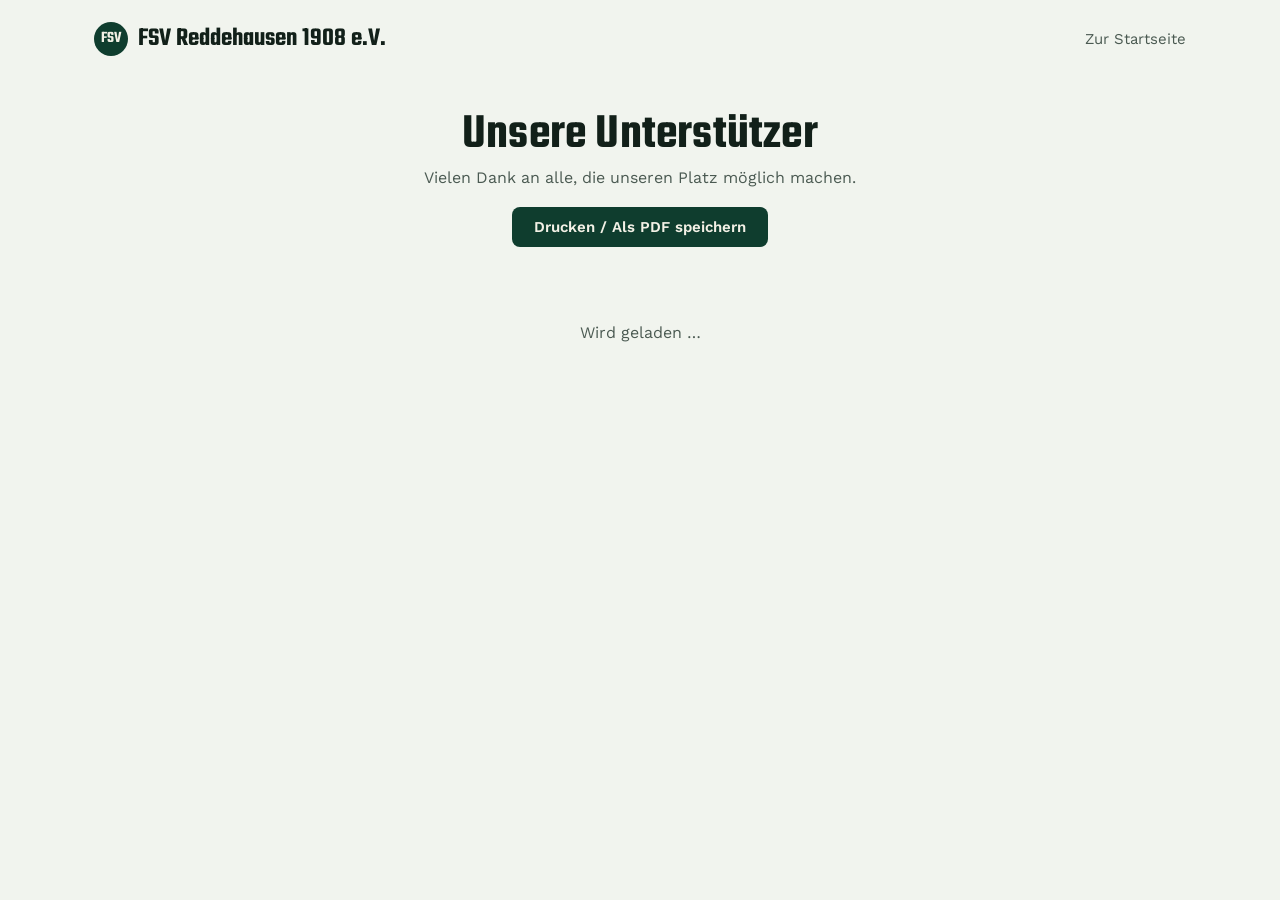
<file: tafel.html>
<!DOCTYPE html>
<html lang="de">
<head>
<meta charset="UTF-8">
<meta name="viewport" content="width=device-width, initial-scale=1.0">
<title>Unsere Unterstützer – FSV Reddehausen 1908 e.V</title>
<link rel="stylesheet" href="style.css?v=2">
</head>
<body>

<header class="site-header no-print">
  <div class="brand"><span class="brand-badge">FSV</span> FSV Reddehausen 1908 e.V.</div>
  <nav><a href="index.html">Zur Startseite</a></nav>
</header>

<div class="tafel-shell">
  <div class="tafel-head">
    <h1>Unsere Unterstützer</h1>
    <p>Vielen Dank an alle, die unseren Platz möglich machen.</p>
  </div>

  <div class="tafel-actions no-print">
    <button class="btn-primary" style="width:auto;padding:11px 22px;" id="printBtn">Drucken / Als PDF speichern</button>
  </div>

  <div class="tafel-grid" id="tafelGrid">
    <div class="tafel-empty">Wird geladen …</div>
  </div>
</div>

<script src="vendor/supabase.js"></script>
<script src="config.js"></script>
<script>
(function(){
  var sb = window.supabase.createClient(SUPABASE_URL, SUPABASE_ANON_KEY);
  var colors = ["#1C5C3F","#8C6D1F","#4A5568","#7A3B3B","#365C7D","#5C4A7A","#2F6B5E"];
  function colorFor(name){
    var sum = 0; for (var i=0;i<name.length;i++) sum += name.charCodeAt(i);
    return colors[sum % colors.length];
  }
  function initials(name){
    return (name||"?").split(" ").map(function(w){return w[0];}).join("").slice(0,2).toUpperCase();
  }

  async function load(){
    var grid = document.getElementById("tafelGrid");
    var { data, error } = await sb.from("fields")
      .select("*")
      .eq("status","verkauft")
      .eq("consent_veroeffentlichung", true)
      .order("row_num").order("col_num");

    if (error){
      grid.innerHTML = '<div class="tafel-empty">Die Unterstützer-Liste konnte nicht geladen werden.</div>';
      console.error(error);
      return;
    }
    if (!data.length){
      grid.innerHTML = '<div class="tafel-empty">Noch keine Unterstützer eingetragen.</div>';
      return;
    }
    grid.innerHTML = "";
    data.forEach(function(f){
      var card = document.createElement("div");
      card.className = "tafel-card";
      var logoHtml = f.logo_url
        ? '<img src="'+f.logo_url+'" alt="'+(f.sponsor||"")+'">'
        : '';
      card.innerHTML =
        '<div class="tafel-logo" style="background:'+(f.logo_url ? "transparent" : colorFor(f.sponsor||f.id))+'">'+
          (logoHtml || initials(f.sponsor)) +
        '</div>'+
        '<div class="tafel-name">'+(f.sponsor || "Unbekannt")+'</div>'+
        '<div class="tafel-field-id">Feld '+f.id+(f.special ? " · "+f.kind : "")+'</div>';
      grid.appendChild(card);
    });
  }

  document.getElementById("printBtn").addEventListener("click", function(){ window.print(); });

  load();
})();
</script>
</body>
</html>
</file>
<file: style.css>
@font-face{font-family:'Teko';src:url('fonts/teko-latin-wght-normal.woff2') format('woff2');font-weight:300 700;font-style:normal;font-display:swap;}
@font-face{font-family:'Work Sans';src:url('fonts/work-sans-latin-wght-normal.woff2') format('woff2');font-weight:100 900;font-style:normal;font-display:swap;}
:root{
  --grass-dark:#0F3D2E;
  --grass-light:#1C5C3F;
  --chalk:#F3F1E6;
  --bg:#F1F4EE;
  --ink:#122019;
  --ink-soft:#4B5A52;
  --gold:#C9A227;
  --gold-soft:#E4C85B;
  --error:#B3452D;
  --reserved:rgba(40,46,42,.58);
  --sold:rgba(201,162,39,.55);
  --card-bg:#FFFFFF;
  --border:#D8DED4;
  --radius:6px;
  --shadow:0 10px 28px rgba(15,61,46,.14);
}
@media (prefers-color-scheme: dark){
  :root:not([data-theme="light"]){
    --bg:#0A1712; --ink:#F1F4EE; --ink-soft:#AEBBB2; --card-bg:#132A21; --border:#22392E;
  }
}
:root[data-theme="dark"]{
  --bg:#0A1712; --ink:#F1F4EE; --ink-soft:#AEBBB2; --card-bg:#132A21; --border:#22392E;
}

*{box-sizing:border-box;}
html,body{margin:0;padding:0;}
body{background:var(--bg);color:var(--ink);font-family:'Work Sans',sans-serif;-webkit-font-smoothing:antialiased;}
h1,h2,h3{font-family:'Teko',sans-serif;font-weight:600;letter-spacing:.2px;margin:0;line-height:1.05;}
a{color:inherit;}
button{font-family:inherit;}
img{max-width:100%;}

.site-header{display:flex;align-items:center;justify-content:space-between;padding:20px 24px;max-width:1140px;margin:0 auto;}
.brand{display:flex;align-items:center;gap:10px;font-family:'Teko',sans-serif;font-size:26px;font-weight:600;}
.brand-badge{width:34px;height:34px;border-radius:50%;background:var(--grass-dark);color:var(--chalk);display:flex;align-items:center;justify-content:center;font-size:16px;}
.site-header nav{display:flex;gap:28px;font-size:15px;color:var(--ink-soft);}
.site-header nav a{text-decoration:none;}
.site-header nav a:hover{color:var(--ink);}

.hero{--hero-h1-size:clamp(26px,3.6vw,44px);max-width:1140px;margin:0 auto;padding:36px 24px 12px;display:grid;grid-template-columns:1.7fr 1fr;gap:48px;align-items:end;}
.hero h1{font-size:var(--hero-h1-size);max-width:none;white-space:nowrap;}
.hero p{max-width:none;margin-top:16px;color:var(--ink-soft);font-size:calc(var(--hero-h1-size) / 2);font-weight:700;line-height:1.4;}
.hero-stats{display:flex;gap:28px;justify-content:flex-end;border-bottom:2px solid var(--border);padding-bottom:18px;}
.story-section{max-width:1140px;margin:0 auto;padding:28px 24px 8px;}
.story-shell p{color:var(--ink-soft);font-size:15.5px;line-height:1.7;margin-bottom:16px;}
.story-shell h2{font-size:clamp(22px,3vw,28px);margin:32px 0 14px;color:var(--ink);}
.story-shell p.story-highlight{font-family:'Teko',sans-serif;font-size:26px;font-weight:600;color:var(--grass-dark);letter-spacing:.3px;display:block;margin:18px 0;}
.story-cta{font-weight:600;color:var(--ink);}
.story-signoff{margin-top:24px;padding-top:18px;border-top:1px solid var(--border);font-weight:600;color:var(--ink);line-height:1.6;}
.story-signoff-brand{font-size:2em;display:inline-block;line-height:1.3;}
.stat{text-align:right;}
.stat-num{display:block;font-family:'Teko',sans-serif;font-size:52px;font-weight:600;color:var(--grass-dark);line-height:1;}
:root[data-theme="dark"] .stat-num{color:var(--gold-soft);}
@media (prefers-color-scheme:dark){:root:not([data-theme="light"]) .stat-num{color:var(--gold-soft);}}
.stat-label{font-size:13px;color:var(--ink-soft);}

.pitch-section{max-width:1140px;margin:44px auto 0;padding:0 24px;}
.pitch-toolbar{display:flex;flex-wrap:wrap;gap:16px;align-items:center;justify-content:space-between;margin-bottom:16px;}
.legend{display:flex;gap:18px;flex-wrap:wrap;font-size:13px;color:var(--ink-soft);}
.legend-item{display:flex;align-items:center;gap:7px;}
.swatch{width:14px;height:14px;border-radius:3px;display:inline-block;border:1px solid var(--border);}
.swatch.frei{background:transparent;}
.swatch.reserviert{background:var(--reserved);}
.swatch.verkauft{background:var(--sold);position:relative;}

.view-toggle{display:flex;border:1px solid var(--border);border-radius:999px;overflow:hidden;}
.view-toggle button{border:none;background:transparent;padding:7px 16px;font-size:13px;cursor:pointer;color:var(--ink-soft);}
.view-toggle button.active{background:var(--grass-dark);color:var(--chalk);}

.pitch-wrap{overflow-x:auto;padding-bottom:6px;}
.pitch{position:relative;min-width:640px;max-width:860px;aspect-ratio:3/2;margin:0 auto;border-radius:10px;overflow:hidden;box-shadow:var(--shadow);
  background-image:url('platzfoto.jpg'),repeating-linear-gradient(90deg,var(--grass-light) 0 10%,var(--grass-dark) 10% 20%);
  background-size:cover,auto;
  background-position:center,center;
  background-repeat:no-repeat,repeat;}
.field-grid{position:absolute;inset:0;display:grid;grid-template-columns:repeat(10,1fr);grid-template-rows:repeat(10,1fr);gap:1px;}
.cell{position:relative;display:flex;align-items:center;justify-content:center;cursor:pointer;transition:transform .12s ease;border:none;padding:0;box-shadow:inset 0 0 0 1.5px rgba(0,0,0,.55);}
.cell:hover{transform:scale(1.1);z-index:5;}
.cell:focus-visible{outline:2px solid var(--gold);outline-offset:-2px;z-index:6;}
.cell.frei{background:rgba(255,255,255,0);}
.cell.frei:hover{background:rgba(255,255,255,.18);}
.cell.reserviert{background:var(--reserved);}
.cell.reserviert::after{content:"Reserviert";display:block;color:var(--chalk);font-size:clamp(12px,1.4vw,18px);font-weight:700;letter-spacing:.2px;transform:rotate(-28deg);white-space:nowrap;opacity:.92;}
.cell.verkauft{background:var(--sold);}
.cell-sold-label{display:flex;flex-direction:column;align-items:center;justify-content:center;text-align:center;color:var(--chalk);font-weight:700;letter-spacing:.1px;line-height:1.15;padding:0 6%;width:100%;opacity:.95;pointer-events:none;}
.cell-sold-label .sold-tag{font-size:clamp(8px,1vw,12px);text-transform:uppercase;opacity:.85;}
.cell-sold-label .sold-name{font-size:clamp(9px,1.3vw,15px);overflow:hidden;text-overflow:ellipsis;display:-webkit-box;-webkit-line-clamp:2;-webkit-box-orient:vertical;word-break:break-word;}
.logo-chip{width:64%;height:64%;border-radius:50%;display:flex;align-items:center;justify-content:center;font-family:'Teko',sans-serif;font-weight:600;color:#fff;font-size:clamp(6px,1.6vw,11px);z-index:1;overflow:hidden;}
.logo-chip img{width:100%;height:100%;object-fit:cover;}
.cell.special{border:1.5px solid var(--gold);}
.cell.special.frei{background:rgba(201,162,39,.14);}
.cell.special .logo-chip{font-size:clamp(7px,2vw,13px);}
.cell-num{position:absolute;bottom:1px;right:2px;font-size:clamp(3px,.8vw,6px);color:var(--ink-soft);opacity:0;}
.cell:hover .cell-num{opacity:.85;}

.list-view{display:none;}
.list-view.active{display:block;}
.field-list{list-style:none;margin:0;padding:0;border:1px solid var(--border);border-radius:var(--radius);overflow:hidden;max-height:480px;overflow-y:auto;}
.field-list li{display:flex;align-items:center;justify-content:space-between;gap:12px;padding:12px 16px;border-bottom:1px solid var(--border);background:var(--card-bg);cursor:pointer;}
.field-list li:last-child{border-bottom:none;}
.field-list li:hover{background:rgba(201,162,39,.08);}
.field-list .fl-left{display:flex;align-items:center;gap:12px;}
.fl-num{font-family:'Teko',sans-serif;font-size:20px;color:var(--ink-soft);width:34px;}
.fl-status{font-size:11px;padding:3px 9px;border-radius:999px;font-weight:600;}
.fl-status.frei{background:rgba(28,92,63,.12);color:var(--grass-dark);}
.fl-status.reserviert{background:rgba(60,60,55,.14);color:#4a4a44;}
.fl-status.verkauft{background:rgba(201,162,39,.16);color:#8a6d15;}
.fl-price{font-size:14px;color:var(--ink-soft);}

.pulse-highlight{animation:pulseRing 1.4s ease-out 2;}
@keyframes pulseRing{0%{box-shadow:0 0 0 0 rgba(201,162,39,.9);}100%{box-shadow:0 0 0 14px rgba(201,162,39,0);}}

.how{max-width:1140px;margin:72px auto 0;padding:0 24px;}
.how h2{font-size:clamp(28px,4vw,38px);max-width:16ch;}
.how ol{list-style:none;margin:26px 0 0;padding:0;display:grid;grid-template-columns:repeat(3,1fr);gap:24px;}
.how li{border-top:2px solid var(--grass-dark);padding-top:12px;}
.how .step-num{font-family:'Teko',sans-serif;color:var(--gold);font-size:22px;display:block;margin-bottom:4px;}
.how p{margin:6px 0 0;color:var(--ink-soft);font-size:14.5px;line-height:1.5;}

footer{max-width:1140px;margin:80px auto 0;padding:24px;border-top:1px solid var(--border);display:flex;justify-content:space-between;flex-wrap:wrap;gap:12px;font-size:13px;color:var(--ink-soft);}
.admin-link{text-decoration:underline;}

.modal-backdrop{position:fixed;inset:0;background:rgba(10,20,15,.55);display:none;align-items:center;justify-content:center;padding:20px;z-index:50;}
.modal-backdrop.open{display:flex;}
.modal{background:var(--card-bg);border-radius:12px;max-width:480px;width:100%;padding:28px;box-shadow:var(--shadow);position:relative;}
.modal-close{position:absolute;top:14px;right:16px;border:none;background:none;font-size:20px;cursor:pointer;color:var(--ink-soft);line-height:1;}
.modal-kicker{font-size:12px;color:var(--ink-soft);}
.modal h3{font-size:30px;margin-top:2px;}
.modal-meta{display:flex;gap:18px;margin:16px 0 6px;}
.modal-meta div span{display:block;}
.modal-meta .m-label{font-size:11px;color:var(--ink-soft);}
.modal-meta .m-val{font-family:'Teko',sans-serif;font-size:22px;}
.modal p.desc{font-size:13.5px;color:var(--ink-soft);margin:14px 0 20px;line-height:1.5;}
.btn-primary{display:block;width:100%;padding:13px;border:none;border-radius:8px;background:var(--grass-dark);color:var(--chalk);font-weight:600;font-size:15px;cursor:pointer;}
.btn-primary:hover{background:#0d2f22;}
.btn-primary:disabled{opacity:.6;cursor:not-allowed;}
.email-field{width:100%;padding:11px 12px;border:1px solid var(--border);border-radius:8px;margin-bottom:10px;font-size:14px;font-family:inherit;background:var(--card-bg);color:var(--ink);}
.email-field.input-error{border-color:var(--error);}
.modal-note{font-size:11.5px;color:var(--ink-soft);margin-top:10px;}
.modal-error{font-size:12.5px;color:var(--error);margin-top:8px;}
.consent-checkbox{display:flex;gap:9px;align-items:flex-start;margin-bottom:12px;cursor:pointer;}
.consent-checkbox input[type="checkbox"]{margin-top:3px;flex-shrink:0;width:16px;height:16px;accent-color:var(--grass-dark);cursor:pointer;}
.consent-checkbox span{font-size:12.5px;line-height:1.4;color:var(--ink-soft);}
.logo-upload-field{margin-bottom:10px;}
.logo-upload-field label{display:block;font-size:12px;color:var(--ink-soft);margin-bottom:5px;}
.logo-upload-field input[type="file"]{width:100%;font-size:12.5px;padding:8px;border:1px solid var(--border);border-radius:8px;background:var(--card-bg);color:var(--ink);}
.logo-upload-hint{font-size:11px;color:var(--ink-soft);margin-top:4px;}
.logo-upload-hint.error{color:var(--error);}

/* ---- admin page ---- */
.admin-shell{max-width:1040px;margin:0 auto;padding:40px 24px;}
.admin-login-box{background:var(--card-bg);border-radius:12px;padding:28px;max-width:360px;margin:60px auto;box-shadow:var(--shadow);}
.admin-panel-head{display:flex;justify-content:space-between;align-items:center;margin-bottom:16px;flex-wrap:wrap;gap:10px;}
.btn-secondary{border:1px solid var(--border);background:none;padding:8px 16px;border-radius:8px;cursor:pointer;font-size:13px;color:var(--ink-soft);}
.admin-hint{font-size:12px;color:var(--ink-soft);margin:0 0 14px;}
.admin-table-wrap{max-height:70vh;overflow:auto;border:1px solid var(--border);border-radius:8px;}
.admin-table{width:100%;border-collapse:collapse;font-size:12.5px;}
.admin-table th{text-align:left;padding:8px;border-bottom:1px solid var(--border);color:var(--ink-soft);font-weight:600;position:sticky;top:0;background:var(--card-bg);}
.admin-table td{padding:6px 8px;border-bottom:1px solid var(--border);vertical-align:middle;}
.admin-table select, .admin-table input[type=text]{width:100%;padding:5px 6px;border:1px solid var(--border);border-radius:5px;font-size:12px;font-family:inherit;background:var(--bg);color:var(--ink);}
.admin-table input[type=file]{font-size:10.5px;max-width:110px;}
.admin-logo-preview{width:24px;height:24px;border-radius:50%;object-fit:cover;display:block;margin-top:4px;}
.admin-row-actions{display:flex;gap:6px;flex-wrap:wrap;}
.btn-mini{border:none;background:var(--grass-dark);color:var(--chalk);padding:5px 9px;border-radius:5px;font-size:11px;cursor:pointer;}
.btn-mini.secondary{background:none;border:1px solid var(--border);color:var(--ink-soft);}
.status-msg{font-size:13px;color:var(--ink-soft);padding:20px 0;}

@media (max-width:760px){
  .hero{grid-template-columns:1fr;gap:26px;--hero-h1-size:clamp(20px,6.8vw,30px);}
  .hero h1{white-space:normal;}
  .hero-stats{justify-content:flex-start;}
  .stat{text-align:left;}
  .how ol{grid-template-columns:1fr;}
}

/* ---- Unterstützer-Tafel (Druckansicht) ---- */
.tafel-shell{max-width:1100px;margin:0 auto;padding:32px 24px 60px;}
.tafel-head{text-align:center;margin-bottom:8px;}
.tafel-head h1{font-size:clamp(32px,5vw,50px);}
.tafel-head p{color:var(--ink-soft);margin-top:6px;}
.tafel-actions{display:flex;justify-content:center;gap:12px;margin:20px 0 36px;}
.tafel-grid{
  display:grid;grid-template-columns:repeat(auto-fill,minmax(150px,1fr));
  gap:20px;
}
.tafel-card{
  border:1.5px solid var(--gold);border-radius:10px;
  padding:16px 10px;text-align:center;background:var(--card-bg);
  break-inside:avoid;
}
.tafel-logo{
  width:64px;height:64px;border-radius:50%;margin:0 auto 10px;
  display:flex;align-items:center;justify-content:center;overflow:hidden;
  font-family:'Teko',sans-serif;font-size:22px;color:#fff;font-weight:600;
}
.tafel-logo img{width:100%;height:100%;object-fit:cover;}
.tafel-name{font-size:13.5px;font-weight:600;line-height:1.3;}
.tafel-field-id{font-size:11px;color:var(--ink-soft);margin-top:2px;}
.tafel-empty{grid-column:1/-1;text-align:center;color:var(--ink-soft);padding:40px 0;}

/* ---- Impressum / Datenschutzerklärung ---- */
.legal-shell{max-width:760px;margin:0 auto;padding:40px 24px 80px;}
.legal-shell h1{font-size:clamp(28px,4vw,40px);margin-bottom:18px;}
.legal-shell h2{font-size:22px;margin:34px 0 10px;color:var(--grass-dark);}
:root[data-theme="dark"] .legal-shell h2{color:var(--gold-soft);}
@media (prefers-color-scheme:dark){:root:not([data-theme="light"]) .legal-shell h2{color:var(--gold-soft);}}
.legal-shell h3{font-size:16px;margin:22px 0 6px;font-family:'Work Sans',sans-serif;font-weight:600;}
.legal-shell p{font-size:14.5px;line-height:1.6;color:var(--ink-soft);margin:0 0 12px;}
.legal-shell ul, .legal-shell ol{font-size:14.5px;line-height:1.6;color:var(--ink-soft);padding-left:22px;margin:0 0 14px;}
.legal-shell li{margin-bottom:6px;}
.legal-shell .legal-updated{font-size:12px;color:var(--ink-soft);margin-bottom:28px;}
.legal-shell .placeholder{color:var(--error);font-style:italic;}
.legal-shell a.back-link{display:inline-block;margin-bottom:22px;font-size:13px;text-decoration:underline;color:var(--ink-soft);}

@media print{
  .no-print{display:none !important;}
  body{background:#fff !important;color:#000 !important;}
  .site-header{padding:0 0 10px;}
  .tafel-card{border-color:#999;box-shadow:none;}
  .tafel-shell{padding:0;max-width:none;}
}
@page{
  size: A3 landscape;
  margin: 14mm;
}
</file>
